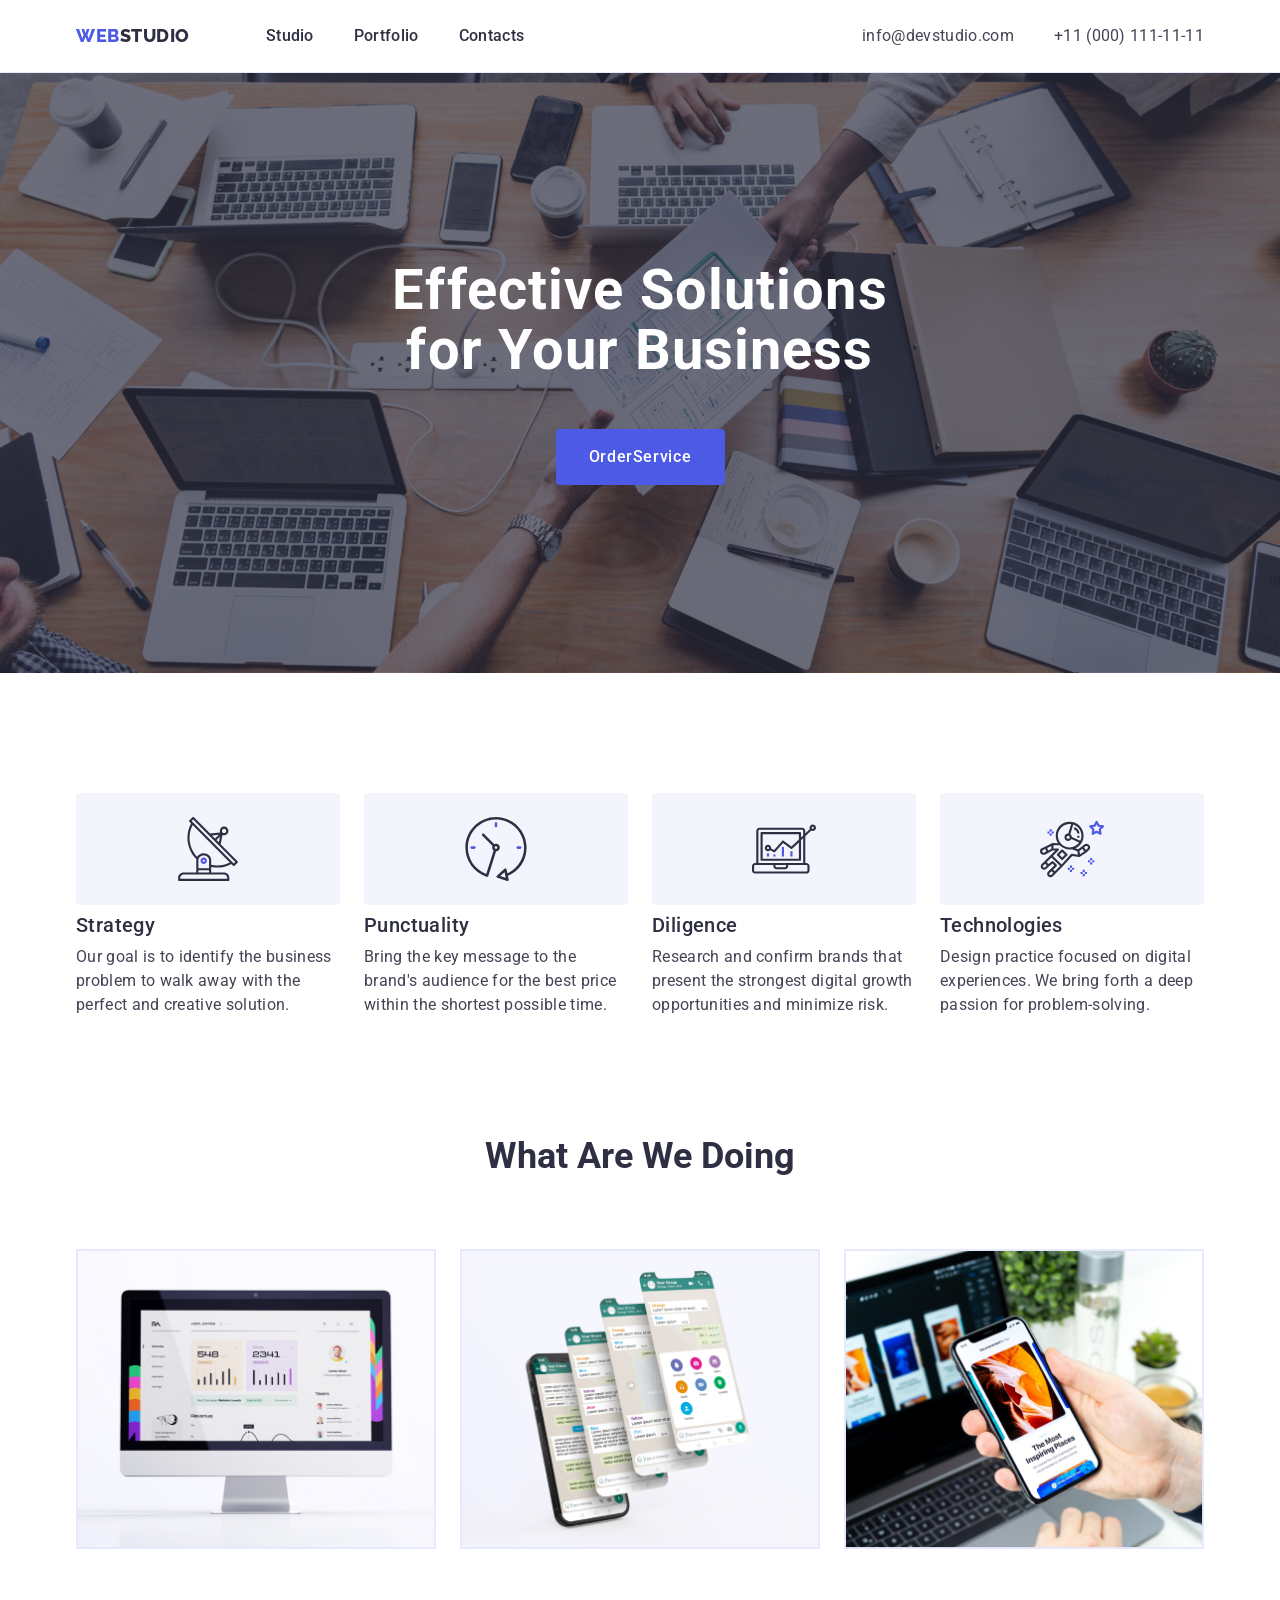
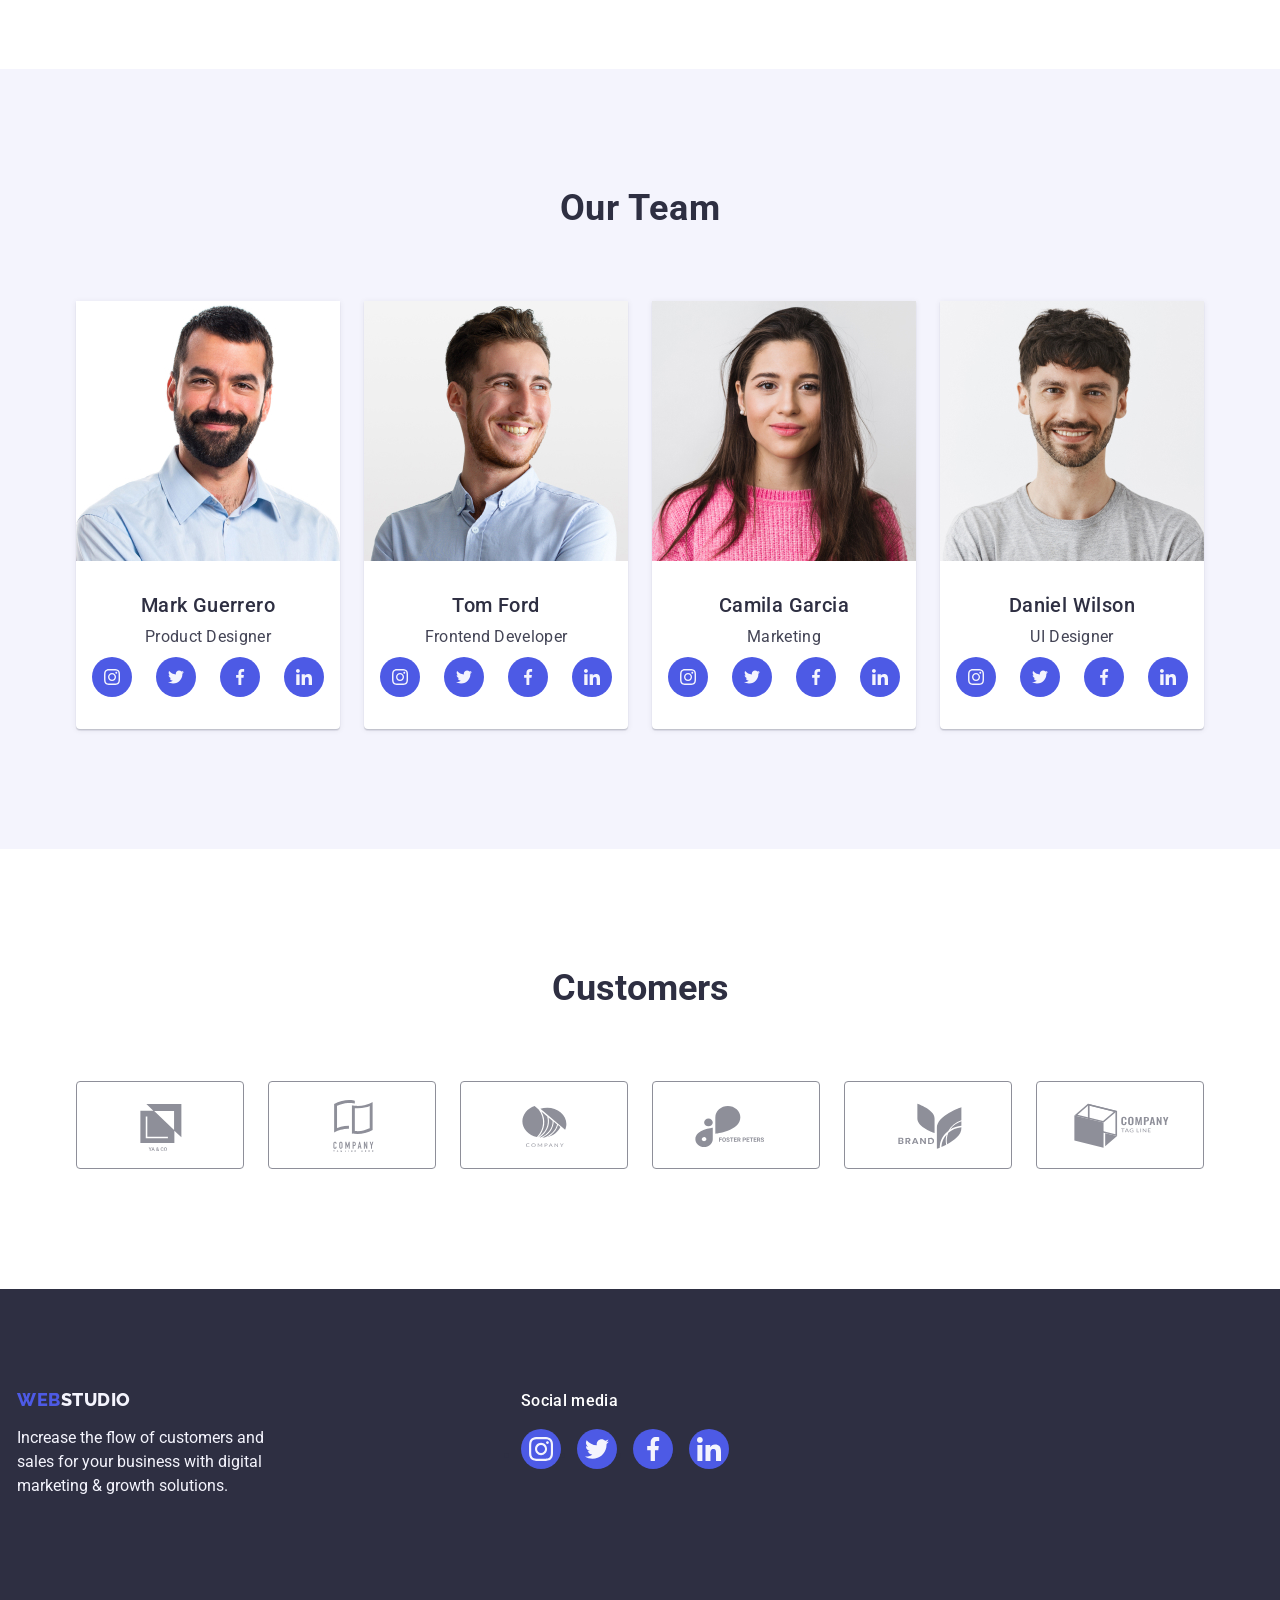
<file: index.html>
<!DOCTYPE html>
<html lang="en">
  <head>
    <meta charset="UTF-8" />
    <meta http-equiv="X-UA-Compatible" content="IE=edge" />
    <meta name="viewport" content="width=device-width, initial-scale=1.0" />
    <title>Document</title>

    <link rel="preconnect" href="https://fonts.googleapis.com" />
    <link rel="preconnect" href="https://fonts.gstatic.com" crossorigin />
    <link
      href="https://fonts.googleapis.com/css2?family=Raleway:wght@800&family=Roboto:wght@400;500;700;900&display=swap"
      rel="stylesheet"
    />
    <link
      href="https://cdn.jsdelivr.net/npm/modern-normalize@1.1.0/modern-normalize.min.css"
      rel="stylesheet"
    />
    <link rel="stylesheet" href="./css/styles.css" />
  </head>
  <body>
    <header class="box">
      <div class="header container">
        <nav class="navi">
          <a href="./index.html" class="logo link"
            >Web<span class="span">Studio</span>
          </a>

          <ul class="list">
            <li class="nav-list">
              <a href="./index.html" class="menu link">Studio </a>
            </li>
            <li class="nav-list">
              <a href="./portfolio.html" class="menu link">Portfolio </a>
            </li>
            <li class="nav-list"><a href="" class="menu link">Contacts </a></li>
          </ul>
        </nav>
        <address class="adress-list">
          <ul class="list">
            <li>
              <a class="adress link" href="mailto:info@devstudio.com"
                >info@devstudio.com</a
              >
            </li>
            <li>
              <a class="adress link" href="tel:+110001111111"
                >+11 (000) 111-11-11</a
              >
            </li>
          </ul>
        </address>
      </div>
    </header>

    <main>
      <section class="mainsection">
        <div class="container">
          <h1 class="maintext">Effective Solutions for Your Business</h1>

          <button class="btn" type="button">OrderService</button>
        </div>
      </section>
      <section class="about">
        <div class="container">
          <h2 class="visually-hidden">about</h2>
          <ul class="list-team about-list">
            <li class="about-list">
              <div class="ikon">
                <svg width="64" height="64">
                  <use href="./images/icons.svg#icon-antenna-1"></use>
                </svg>
              </div>
              <h3 class="strategy">Strategy</h3>
              <p class="strategytext">
                Our goal is to identify the business problem to walk away with
                the perfect and creative solution.
              </p>
            </li>
            <li class="about-list">
              <div class="ikon">
                <svg width="64" height="64">
                  <use href="./images/icons.svg#icon-clock-1"></use>
                </svg>
              </div>
              <h3 class="strategy">Punctuality</h3>
              <p class="strategytext">
                Bring the key message to the brand's audience for the best price
                within the shortest possible time.
              </p>
            </li>
            <li class="about-list">
              <div class="ikon">
                <svg width="64" height="64">
                  <use href="./images/icons.svg#icon-diagram-1"></use>
                </svg>
              </div>
              <h3 class="strategy">Diligence</h3>
              <p class="strategytext">
                Research and confirm brands that present the strongest digital
                growth opportunities and minimize risk.
              </p>
            </li>
            <li class="about-list">
              <div class="ikon">
                <svg width="64" height="64">
                  <use href="./images/icons.svg#icon-astronaut-1"></use>
                </svg>
              </div>
              <h3 class="strategy">Technologies</h3>
              <p class="strategytext">
                Design practice focused on digital experiences. We bring forth a
                deep passion for problem-solving.
              </p>
            </li>
          </ul>
        </div>
      </section>
      <section class="jobe">
        <!--Наші проекти-->
        <div class="container">
          <h2 class="ourjobe">What are we doing</h2>
          <ul class="list jib">
            <li class="jobe-list">
              <img class="comp" src=./images/images3.jpg alt="очень красиво"
              width="360" height="300" >
            </li>

            <li class="jobe-list">
              <img class="add" src=./images/images2.jpg alt="очень красиво"
              width="360" height="300" >
            </li>

            <li class="jobe-list">
              <img class="mob" src=./images/images1.jpg alt="очень красиво"
              width="360" height="300" >
            </li>
          </ul>
        </div>
      </section>
      <section class="team">
        <div class="container">
          <!--Наша команда-->
          <h2 class="teamtext">Our Team</h2>
          <ul class="list-team">
            <li class="back">
              <img src=./images/img-3.jpg alt="Mark Guerrero" width="264" >
              <div class="name-work soc-team">
                <h3 class="name">Mark Guerrero</h3>
                <p class="work">Product Designer</p>
                <ul class="social">
                  <li class="social-item">
                    <a class="social-link link" href="">
                      <svg class="social-icon" width="16" height="16">
                        <use href="./images/icons.svg#icon-instagram-2"></use>
                      </svg>
                    </a>
                  </li>

                  <li class="social-item">
                    <a class="social-link link" href="">
                      <svg class="social-icon" width="16" height="16">
                        <use href="./images/icons.svg#icon-twitter-1"></use>
                      </svg>
                    </a>
                  </li>

                  <li class="social-item">
                    <a class="social-link link" href="">
                      <svg class="social-icon" width="16" height="16">
                        <use href="./images/icons.svg#icon-facebook-1"></use>
                      </svg>
                    </a>
                  </li>

                  <li class="social-item">
                    <a class="social-link link" href="">
                      <svg class="social-icon" width="16" height="16">
                        <use href="./images/icons.svg#icon-linkedin-1"></use>
                      </svg>
                    </a>
                  </li>
                </ul>
              </div>
            </li>

            <li class="back">
              <img src=./images/img-2.jpg alt="Tom Ford" width="264" >
              <div class="name-work soc-team">
                <h3 class="name">Tom Ford</h3>
                <p class="work">Frontend Developer</p>
                <ul class="social">
                  <li class="social-item">
                    <a class="social-link link" href="">
                      <svg class="social-icon" width="16" height="16">
                        <use href="./images/icons.svg#icon-instagram-2"></use>
                      </svg>
                    </a>
                  </li>

                  <li class="social-item">
                    <a class="social-link link" href="">
                      <svg class="social-icon" width="16" height="16">
                        <use href="./images/icons.svg#icon-twitter-1"></use>
                      </svg>
                    </a>
                  </li>

                  <li class="social-item">
                    <a class="social-link link" href="">
                      <svg class="social-icon" width="16" height="16">
                        <use href="./images/icons.svg#icon-facebook-1"></use>
                      </svg>
                    </a>
                  </li>

                  <li class="social-item">
                    <a class="social-link link" href="">
                      <svg class="social-icon" width="16" height="16">
                        <use href="./images/icons.svg#icon-linkedin-1"></use>
                      </svg>
                    </a>
                  </li>
                </ul>
              </div>
            </li>
            <li class="back">
              <img src=./images/img-1.jpg alt="Camila Garcia" width="264" >
              <div class="name-work soc-team">
                <h3 class="name">Camila Garcia</h3>
                <p class="work">Marketing</p>
                <ul class="social">
                  <li class="social-item">
                    <a class="social-link link" href="">
                      <svg class="social-icon" width="16" height="16">
                        <use href="./images/icons.svg#icon-instagram-2"></use>
                      </svg>
                    </a>
                  </li>

                  <li class="social-item">
                    <a class="social-link link" href="">
                      <svg class="social-icon" width="16" height="16">
                        <use href="./images/icons.svg#icon-twitter-1"></use>
                      </svg>
                    </a>
                  </li>

                  <li class="social-item">
                    <a class="social-link link" href="">
                      <svg class="social-icon" width="16" height="16">
                        <use href="./images/icons.svg#icon-facebook-1"></use>
                      </svg>
                    </a>
                  </li>

                  <li class="social-item">
                    <a class="social-link link" href="">
                      <svg class="social-icon" width="16" height="16">
                        <use href="./images/icons.svg#icon-linkedin-1"></use>
                      </svg>
                    </a>
                  </li>
                </ul>
              </div>
            </li>
            <li class="back">
              <img src=./images/img.jpg alt="Daniel Wilson" width="264" >
              <div class="name-work soc-team">
                <h3 class="name">Daniel Wilson</h3>
                <p class="work">UI Designer</p>
                <ul class="social">
                  <li class="social-item">
                    <a class="social-link link" href="">
                      <svg class="social-icon" width="16" height="16">
                        <use href="./images/icons.svg#icon-instagram-2"></use>
                      </svg>
                    </a>
                  </li>

                  <li class="social-item">
                    <a class="social-link link" href="">
                      <svg class="social-icon" width="16" height="16">
                        <use href="./images/icons.svg#icon-twitter-1"></use>
                      </svg>
                    </a>
                  </li>

                  <li class="social-item">
                    <a class="social-link link" href="">
                      <svg class="social-icon" width="16" height="16">
                        <use href="./images/icons.svg#icon-facebook-1"></use>
                      </svg>
                    </a>
                  </li>

                  <li class="social-item">
                    <a class="social-link link" href="">
                      <svg class="social-icon" width="16" height="16">
                        <use href="./images/icons.svg#icon-linkedin-1"></use>
                      </svg>
                    </a>
                  </li>
                </ul>
              </div>
            </li>
          </ul>
        </div>
      </section>
      <section class="cust">
        <div class="container">
          <h2 class="cust-text">Customers</h2>
          <ul class="cust-ic">
            <li class="cust-list">
              <a class="cust-res" href="">
                <svg class="icon-cust" width="104" height="56">
                  <use href="./images/icons.svg#icon-Logo"></use>
                </svg>

              </a>
            </li>
            <li class="cust-list">
              <a class="cust-res" href="">
                <svg class="icon-cust" width="104" height="56">
                  <use href="./images/icons.svg#icon-Logo-1"></use>
                </svg>
            
              </a>
            </li>
            <li class="cust-list">
              <a class="cust-res" href="">
                <svg class="icon-cust" width="104" height="56">
                  <use href="./images/icons.svg#icon-Logo-2"></use>
                </svg>
            
              </a>
            </li>
            <li class="cust-list">
              <a class="cust-res" href="">
                <svg class="icon-cust" width="104" height="56">
                  <use href="./images/icons.svg#icon-Logo-3"></use>
                </svg>
            
              </a>
            </li>
            <li class="cust-list">
              <a class="cust-res" href="">
                <svg class="icon-cust" width="104" height="56">
                  <use href="./images/icons.svg#icon-Logo-4"></use>
                </svg>
            
              </a>
            </li>
            <li class="cust-list">
              <a class="cust-res" href="">
                <svg class="icon-cust" width="104" height="56">
                  <use href="./images/icons.svg#icon-Logo-5"></use>
                </svg>
            
              </a>
            </li>
          </ul>
        </div>
      </section>
    </main>
    <footer class="footer">
      <div class="container footer-cont">
        <div class="footer-div"> 
        <a href="./index.html" class="logo-futer link"
          >Web<span class="span-footer">Studio</span></a>
        <p class="footer-text">
          Increase the flow of customers and sales for your business with
          digital marketing & growth solutions.
        </p>
      </div>
        <div>
          <p class="social-footer">Social media</p>
          <ul class="footer-soc-list">
            <li class="footer-item">
              <a class="focus-link" href="">
                <svg class="social-icon" width="24" height="24">
                  <use href="./images/icons.svg#icon-instagram-2"></use>
                </svg>
              </a>
            </li>
            <li class="footer-item">
              <a class="focus-link" href="">
                <svg class="social-icon" width="24" height="24">
                  <use href="./images/icons.svg#icon-twitter-1"></use>
                </svg>
              </a>
            </li>
            <li class="footer-item">
              <a class="focus-link" href="">
                <svg class="social-icon" width="24" height="24">
                  <use href="./images/icons.svg#icon-facebook-1"></use>
                </svg>
              </a>
            </li>
            <li class="footer-item">
              <a class="focus-link" href="">
                <svg class="social-icon" width="24" height="24">
                  <use href="./images/icons.svg#icon-linkedin-1"></use>
                </svg>
              </a>
            </li>
          </ul>
        </div>
      </div>
    </footer>
  </body>
</html>
</file>
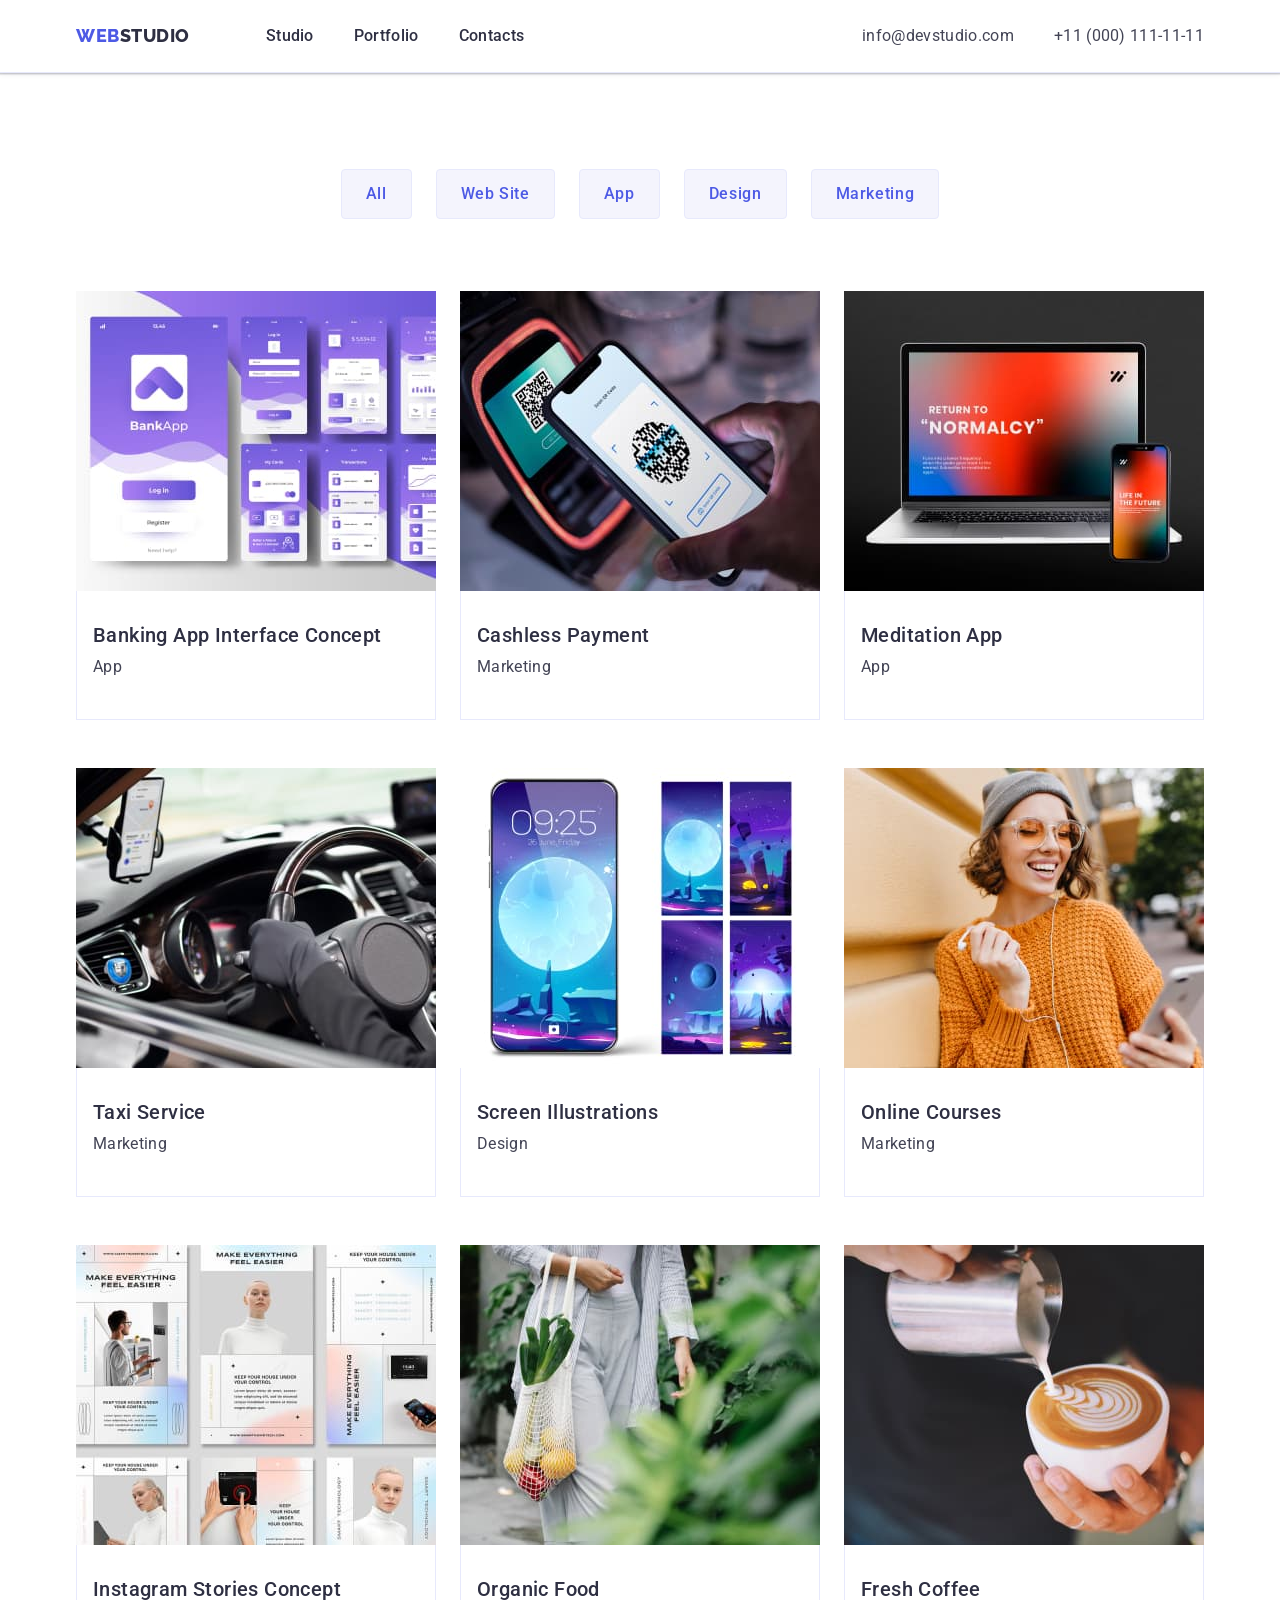
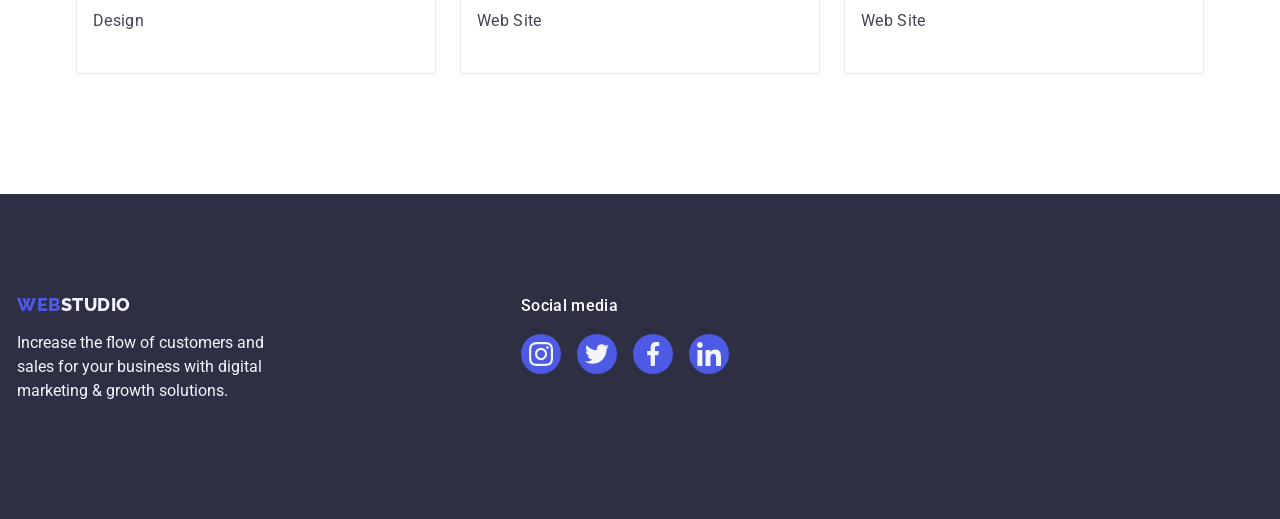
<file: portfolio.html>
<!DOCTYPE html>
<html lang="en">
  <head>
    <meta charset="UTF-8" />
    <meta http-equiv="X-UA-Compatible" content="IE=edge" />
    <meta name="viewport" content="width=device-width, initial-scale=1.0" />
    <title>Document</title>

    <link rel="preconnect" href="https://fonts.googleapis.com" />
    <link rel="preconnect" href="https://fonts.gstatic.com" crossorigin />
    <link
      href="https://fonts.googleapis.com/css2?family=Raleway:wght@800&family=Roboto:wght@400;500;700;900&display=swap"
      rel="stylesheet"
    />
    <link
      href=" https://cdn.jsdelivr.net/npm/modern-normalize@1.1.0/modern-normalize.min.css"
      rel="stylesheet"
    />
    <link rel="stylesheet" href="./css/styles.css" />
  </head>
  <body>
    <header class="box">
      <div class="header container">
        <nav class="navi">
          <a href="./index.html" class="logo link"
            >Web<span class="span">Studio</span>
          </a>

          <ul class="list">
            <li class="nav-list ">
              <a href="./index.html" class="menu link">Studio </a>
            </li>
            <li class="nav-list">
              <a href="./portfolio.html" class="menu link">Portfolio </a>
            </li>
            <li class="nav-list"><a href="" class="menu link">Contacts </a></li>
          </ul>
        </nav>
        <address class="adress-list">
          <ul class="list">
            <li>
              <a class="adress link" href="mailto:info@devstudio.com"
                >info@devstudio.com</a
              >
            </li>
            <li>
              <a class="adress link" href="tel:+110001111111"
                >+11 (000) 111-11-11</a
              >
            </li>
          </ul>
        </address>
      </div>
    </header>

    <main>
      <section class="portfolio">
        <div class="container">
          <h1 class="visually-hidden">botn</h1>

          <ul class="list btnp">
            <li><button type="button" class="search-btn">All</button></li>
            <li><button type="button" class="search-btn">Web Site</button></li>
            <li><button type="button" class="search-btn">App</button></li>
            <li><button type="button" class="search-btn">Design</button></li>
            <li><button type="button" class="search-btn">Marketing</button></li>
          </ul>

          <ul class="list-proj">
            <li class="proj">
              <a href="#" class="webs link">
                <img src="./images/imge-9.jpg" alt="app" />
                <div class="name-proj">
                  <h2 class="name-prof">Banking App Interface Concept</h2>
                  <p class="work-prof">App</p>
                </div>
              </a>
            </li>

            <li class="proj">
              <a href="#" class="webs link">
                <img src="./images/imge-8.jpg" alt="app" />
                <div class="name-proj">
                  <h2 class="name-prof">Cashless Payment</h2>
                  <p class="work-prof">Marketing</p>
                </div>
              </a>
            </li>

            <li class="proj">
              <a href="#" class="webs link">
                <img src="./images/imge-7.jpg" alt="app" />
                <div class="name-proj">
                  <h2 class="name-prof">Meditation App</h2>
                  <p class="work-prof">App</p>
                </div>
              </a>
            </li>

            <li class="proj">
              <a href="#" class="webs link">
                <img src="./images/imge-6.jpg" alt="app" />
                <div class="name-proj">
                  <h2 class="name-prof">Taxi Service</h2>
                  <p class="work-prof">Marketing</p>
                </div>
              </a>
            </li>

            <li class="proj">
              <a href="#" class="webs link">
                <img src="./images/imge-5.jpg" alt="app" />
                <div class="name-proj">
                  <h2 class="name-prof">Screen Illustrations</h2>
                  <p class="work-prof">Design</p>
                </div>
              </a>
            </li>

            <li class="proj">
              <a href="#" class="webs link">
                <img src="./images/imge-4.jpg" alt="app" />
                <div class="name-proj">
                  <h2 class="name-prof">Online Courses</h2>
                  <p class="work-prof">Marketing</p>
                </div>
              </a>
            </li>

            <li class="proj">
              <a href="#" class="webs link">
                <img src="./images/imge-3.jpg" alt="app" />
                <div class="name-proj">
                  <h2 class="name-prof">Instagram Stories Concept</h2>
                  <p class="work-prof">Design</p>
                </div>
              </a>
            </li>

            <li class="proj">
              <a href="#" class="webs link">
                <img src="./images/imge-2.jpg" alt="app" />
                <div class="name-proj">
                  <h2 class="name-prof">Organic Food</h2>
                  <p class="work-prof">Web Site</p>
                </div>
              </a>
            </li>
            <li class="proj">
              <a href="#" class="webs link">
                <img src="./images/imge-1.jpg" alt="app" />
                <div class="name-proj">
                  <h2 class="name-prof">Fresh Coffee</h2>
                  <p class="work-prof">Web Site</p>
                </div>
              </a>
            </li>
          </ul>
        </div>
      </section>
    </main>
    <footer class="footer">
      <div class="container footer-cont">
        <div class="footer-div">
          <a href="./index.html" class="logo-futer link">Web<span class="span-footer">Studio</span></a>
          <p class="footer-text">
            Increase the flow of customers and sales for your business with
            digital marketing & growth solutions.
          </p>
        </div>
        <div>
          <p class="social-footer">Social media</p>
          <ul class="footer-soc-list">
            <li class="footer-item">
              <a class="focus-link" href="">
                <svg class="social-icon" width="24" height="24">
                  <use href="./images/icons.svg#icon-instagram-2"></use>
                </svg>
              </a>
            </li>
            <li class="footer-item">
              <a class="focus-link" href="">
                <svg class="social-icon" width="24" height="24">
                  <use href="./images/icons.svg#icon-twitter-1"></use>
                </svg>
              </a>
            </li>
            <li class="footer-item">
              <a class="focus-link" href="">
                <svg class="social-icon" width="24" height="24">
                  <use href="./images/icons.svg#icon-facebook-1"></use>
                </svg>
              </a>
            </li>
            <li class="footer-item">
              <a class="focus-link" href="">
                <svg class="social-icon" width="24" height="24">
                  <use href="./images/icons.svg#icon-linkedin-1"></use>
                </svg>
              </a>
            </li>
          </ul>
        </div>
      </div>
    </footer>
  </body>
</html>
</file>
<file: css/styles.css>
:root {
  --brend: #4d5ae5;
  --dark: #2e2f42;
  --white: #ffffff;
  --btn: #4d5ae5;
  --iris: #4d5ae5;
  --cold: #f4f4fd;
  --ocian: #404bbf;
  --slate: #434455;
  --cornflower: #e7e9fc;
  --light:#8E8F99;
  --green:#31D0AA;
}
body {
  font-family: "Roboto", sans-serif;
  color: var(--dark);
  background-color: var(--white);
}

img {
  display: block;
  max-width: 100%;
  height: auto;
}

/* header */

.box {
  border-bottom: 1px solid var(--cornflower);
  box-shadow: 0px 2px 1px rgba(46, 47, 66, 0.08),
    0px 1px 1px rgba(46, 47, 66, 0.16), 0px 1px 6px rgba(46, 47, 66, 0.08);
}
.visually-hidden {
  position: absolute;
  width: 1px;
  height: 1px;
  margin: -1px;
  border: 0;
  padding: 0;
  white-space: nowrap;
  clip-path: inset(100%);
  clip: rect(0 0 0 0);
  overflow: hidden;
}
h1,
h2,
h3 {
  margin: 0;
}
p {
  margin: 0;
}

ul {
  margin: 0;
  padding-left: 0;
}
.header {
  display: flex;
  align-items: center;
}
.container {
  width: 1158px;
  padding: 0 15px 0 15px;
  margin: 0 auto;
}

.navi {
  display: flex;
  align-items: center;
}

.logo {
  font-family: "Raleway", sans-serif;
  font-weight: 800;
  font-size: 18px;
  line-height: 1.17;
  display: inline-block;
  color: var(--brend);
  letter-spacing: 0.03em;
  text-transform: uppercase;
  margin-right: 76px;
}

.link {
  text-decoration: none;
}

.link:hover {
  color: var(--brend);
}

.link:focus {
  color: var(--brend);
}

.span {
  color: var(--dark);
}

.menu {
  font-weight: 500;
  font-size: 16px;
  line-height: 1.5;
  letter-spacing: 0.02em;
  color: var(--dark);
  padding: 24px 0;
}

.menu:hover {
  color: var(--ocian);
}

.menu:focus {
  color: var(--ocian);
}

.list {
  list-style: none;
  display: flex;
  gap: 40px;
  padding: 0;
  margin: 0;
}

.nav-list {
  padding: 24px 0;
}

.adress-list {
  font-style: normal;
  margin-left: auto;
}

.mail {
  font-size: 16px;
  line-height: 24px;
  letter-spacing: 0.02em;
  color: var(--dark);
}

.adress {
  font-size: 16px;
  line-height: 1.5;
  letter-spacing: 0.02em;
  color: var(--slate);
}

.adress:hover {
  color: var(--ocian);
}
.adress:focus {
  color: var(--ocian);
}
/* main */

/* mainsection */
.maintext {
  max-width: 496px;
  margin-bottom: 48px;
}

.mainsection {
  max-width: 1440px;
  background: var(--dark);
  padding: 188px 0;
  background-image: linear-gradient(rgba(46, 47, 66, 0.7), rgba(46, 47, 66, 0.7)),
      url(../images/people-office.jpg);
      
  background-repeat: no-repeat;
  background-position: center;
  background-size: cover;
  margin-left: auto;
  margin-right: auto;
}
.ikon {
  display: flex;
  align-items: center;
  justify-content: center;
  height: 112px;
  background-color: #f4f4fd;
  border-radius: 4px;
  margin-bottom: 8px;
}

.maintext {
  font-weight: 700;
  font-size: 56px;
  line-height: 1.07;
  text-align: center;
  letter-spacing: 0.02em;
  color: var(--white);
  margin-left: auto;
  margin-right: auto;
}

.btn {
  cursor: pointer;
  background: var(--brend);
  font-family: "Roboto", sans-serif;
  font-style: normal;
  font-weight: 500;
  font-size: 16px;
  line-height: 24px;
  letter-spacing: 0.04em;
  color: var(--white);
  display: block;
  min-width: 169px;
  height: 56px;
  border: none;
  border-radius: 4px;
  cursor: pointer;
  margin-left: auto;
  margin-right: auto;
}

.btn:hover {
  background-color: var(--ocian);
}

.btn:focus {
  background-color: var(--ocian);
}

/* about */
.about {
  padding: 120px 0;
  left: 156px;
  top: 792px;
}

.about-list {
  flex-basis: calc((100%- 72px) / 4);
}

.strategy {
  font-weight: 500;
  font-size: 20px;
  line-height: 24px;
  letter-spacing: 0.02em;
  color: var(--dark);
  margin-bottom: 8px;
  width: 264px;
  height: 24px;
}

.strategytext {
  font-size: 16px;
  line-height: 24px;
  letter-spacing: 0.02em;
  color: var(--slate);
  width: 264px;
  height: 72px;
}

/* jobe */
.jobe {
  padding-bottom: 120px;
}

.ourjobe {
  text-transform: capitalize;
  font-weight: 700;
  font-size: 36px;
  line-height: 1.11;
  text-align: center;
  color: var(--dark);
  margin-bottom: 72px;
}

.jib {
  display: flex;
  gap: 24px;
}

.jobe-list {
  width: calc((100% - 48px) / 3);
}
.comp {
  width: 360px;
  height: 300px;
  border: 1px solid #e7e9fc;
}
.add {
  width: 360px;
  height: 300px;
  border: 1px solid #e7e9fc;
}
.mob {
  width: 360px;
  height: 300px;
  border: 1px solid #e7e9fc;
}

/* team */

.team {
  background-color: var(--cold);
  padding: 120px 0;
}
.social {
  list-style-type: none;
  display: flex;
  justify-content: center;
  gap: 24px;
}
.social-link {
  width: 100%;
  height: 100%;
  background-color: var(--brend);
  border-radius: 50%;
  display: flex;
  align-items: center;
  justify-content: center;
}
.social-item :hover {
  background-color: #404bbf;
}
.social-item :focus {
  background-color: #404bbf;
}

.social-icon {
  fill: var(--cold);
}
.teamtext {
  background-color: var(--cold);
  font-weight: 700;
  font-size: 36px;
  line-height: 1.11;
  text-align: center;
  letter-spacing: 0.02em;
  text-transform: capitalize;
  color: var(--dark);
  margin-bottom: 72px;
}

.social-item {
  width: 40px;
  height: 40px;
}

.list-team {
  list-style: none;
  display: flex;
  gap: 24px;
}

.back {
  width: calc((100% - 72px) / 4);
  background-color: var(--white);
  box-shadow: 0px 1px 6px rgba(46, 47, 66, 0.08),
    0px 1px 1px rgba(46, 47, 66, 0.16), 0px 2px 1px rgba(46, 47, 66, 0.08);
  border-radius: 0px 0px 4px 4px;
}
.name-work {
  padding: 32px 16px;
  border-radius: 0px 0px 4px 4px;
  padding: 32px 0;
}
.name {
  font-weight: 500;
  font-size: 20px;
  line-height: 24px;
  letter-spacing: 0.02em;
  color: var(--dark);
  margin-bottom: 8px;
  text-align: center;
}
.name-prof {
  font-weight: 500;
  font-size: 20px;
  line-height: 24px;
  letter-spacing: 0.02em;
  color: var(--dark);
  margin-bottom: 8px;
}

.work {
  font-size: 16px;
  line-height: 24px;
  letter-spacing: 0.02em;
  color: var(--slate);
  text-align: center;
  margin-bottom: 8px;
}
.work-prof {
  font-size: 16px;
  line-height: 24px;
  letter-spacing: 0.02em;
  color: var(--slate);
  margin-bottom: 8px;
}

/* footer */
.footer {
  background: var(--dark);
  padding: 100px 0;
}
.logo-futer {
  font-family: "Raleway", sans-serif;
  font-weight: 800;
  font-size: 18px;
  line-height: 1.17;
  display: inline-block;
  color: var(--brend);
  letter-spacing: 0.03em;
  text-transform: uppercase;
  margin-bottom: 16px;
}
.span-footer {
  font-family: "Raleway", sans-serif;
  font-weight: 800;
  font-size: 18px;
  line-height: 21px;

  color: var(--cold);

  line-height: 1.17;
  letter-spacing: 0.03em;
  text-transform: uppercase;
}

.footer-text {
  font-size: 16px;
  line-height: 24px;
  color: var(--cold);
  max-width: 264px;
  margin-right: 120px;
  margin-bottom: 16px;
}

.search-btn {
  font-weight: 500;
  font-size: 16px;
  line-height: 24px;
  letter-spacing: 0.04em;
  color: var(--brend);
  box-sizing: border-box;
  background: var(--cold);
  border: 1px solid var(--cornflower);
  border-radius: 4px;
  cursor: pointer;
  padding: 12px 24px;
}

.search-btn:hover {
  color: var(--white);
  background-color: var(--ocian);
  border: 1px solid transparent;
  box-shadow:0px 3px 1px rgba(0, 0, 0, 0.1), 0px 2px 1px rgba(0, 0, 0, 0.08), 0px 2px 2px rgba(0, 0, 0, 0.12);
}

.search-btn:focus {
  color: var(--white);
  background-color: var(--ocian);
  border: 1px solid transparent;
  box-shadow:0px 3px 1px rgba(0, 0, 0, 0.1), 0px 2px 1px rgba(0, 0, 0, 0.08), 0px 2px 2px rgba(0, 0, 0, 0.12);
}
.footer-cont{
  display: flex;
align-items: baseline;
margin-right: 120px;
}
.social-footer{font-weight: 500;
  font-size: 16px;
  line-height: 1.5;
  letter-spacing: 0.02em;
  color:var(--white);
  margin-bottom: 16px;
}

.footer-soc-list{display: flex;
gap: 16px;}
.footer-item{
  width: 40px;
  height: 40px;
}
.focus-link{width: 100%;
height: 100%;
background-color:var(--brend);
border-radius:50%;
display: flex;
align-items: center;
justify-content: center;}
.focus-link:focus{background-color: var(--green);}
.focus-link:hover{background-color: var(--green);}
/* portfoio */

.portfolio {
  padding: 96px 0 120px;
}
.btnp {
  display: flex;
  justify-content: center;
  gap: 24px;
  margin-bottom: 72px;
}
.button {
  padding: 12px 24px;
  border: 1px solid var(--cornflower);
  border-radius: 4px;
}
.button .hoveer {
  border: 1px solid transparent;
  box-shadow:0px 3px 1px rgba(0, 0, 0, 0.1), 0px 2px 1px rgba(0, 0, 0, 0.08), 0px 2px 2px rgba(0, 0, 0, 0.12);
}
.button .focus {
  border: 1px solid transparent;
  box-shadow:0px 3px 1px rgba(0, 0, 0, 0.1), 0px 2px 1px rgba(0, 0, 0, 0.08), 0px 2px 2px rgba(0, 0, 0, 0.12);
}
.list-proj {
  list-style-type: none;
  display: flex;
  flex-wrap: wrap;
  column-gap: 24px;
  row-gap: 48px;
}
.proj {
  width: calc((100% - 48px) / 3);
}
.name-proj {
  padding: 32px 16px;
  border: 1px solid var(--cornflower);
  border-top: none;
}
.webs{display: block;}
.webs:hover{box-shadow:0px 1px 6px rgba(46, 47, 66, 0.08), 0px 1px 1px rgba(46, 47, 66, 0.16), 0px 2px 1px rgba(46, 47, 66, 0.08);}
.webs:focus{box-shadow:0px 1px 6px rgba(46, 47, 66, 0.08), 0px 1px 1px rgba(46, 47, 66, 0.16), 0px 2px 1px rgba(46, 47, 66, 0.08);}
/*customers*/
.cust {
  text-align: center;
  padding-top: 120px;
  padding-bottom: 120px;
}
.cust-text{
  font-size: 36px;
  line-height: 1.11;
  color:var(--dark);
  margin-bottom: 72px;

}
.cust-ic{display: flex;
gap: 24px;
list-style-type:none;}
.cust-list{width: calc((100% - 120px) / 6);
height:88px;}

.cust-res{
  width: 100%;
  height: 100%;
  border: 1px solid var(--light);
  border-radius: 4px;
  display: flex;
  align-items: center;
  justify-content: center;
  color:var(--light)

}
.cust-res:hover{
  border-color: var(--ocian);
  color: var(--ocian);
}
.cust-res:focus{
  border-color: var(--ocian);
  color: var(--ocian);
}
.icon-cust{fill: currentColor;}
.footer-div{margin-right: 120px;}
</file>
